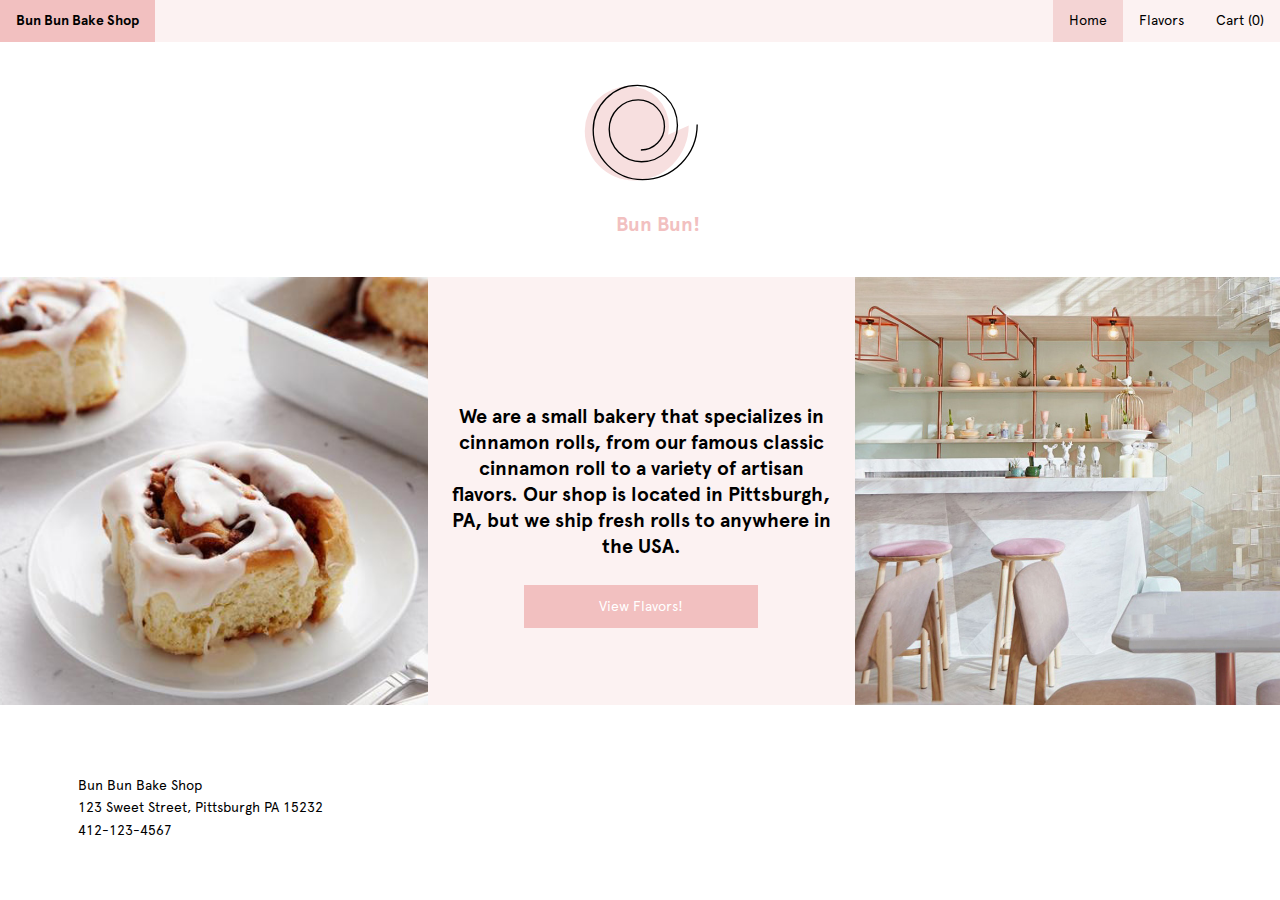
<file: index.html>
<!DOCTYPE html>
<html>
   
<!--    Below is the link to my stylesheet for this page-->
    <head>
        <link rel="stylesheet" href="style.css">
        <script src="https://ajax.googleapis.com/ajax/libs/jquery/3.2.1/jquery.min.js"></script>
<script src="main.js" type="text/javascript"></script>
    </head>
    <body>
<!--        Below is the top bar navigation for my site-->
        <nav>
            <ul>
              <li><a href="cart.html">Cart (0)</a></li>
              <li><a href="browsing.html">Flavors</a></li>
              <li><a href="index.html" class="active">Home</a></li>
              <li class="logo"><a href="index.html">Bun Bun Bake Shop</a></li>
            </ul>
        </nav>
<!--        Below is the logo that is seen in the middle of the page (the bun)-->
        <div class="biglogo">
            <img src="images/logo-01.svg">
            <h1 id="title">Bun Bun!</h1>
        </div>
<!--Below I define a class called grid that I make a 3 column grid within-->
        <div class="grid">
<!--           This is the first cell of my grid which hosts a picture of a bun-->
            <div class="subgrid">
                <img src="images/2.jpg">
            </div>
<!--            This is the second "cell" of my grid, and it has the welcome text as well as a button that leads to the flavors page-->
            <div class="subgrid" id="pinkbackground">
                   <p>We are a small bakery that specializes in cinnamon rolls, from our famous classic cinnamon roll to a variety of artisan flavors. Our shop is located in Pittsburgh, PA, but we ship fresh rolls to anywhere in the USA.</p>
<!--            This is the button to get to the flavors page-->
                   <a href="browsing.html"><button>View Flavors!</button></a>
            </div>
<!--            This is the third "cell" of my grid and like the first, it has an image about my shpo-->
            <div class="subgrid">
                <img src="images/3.jpg">
            </div>
        </div>
<!--        Lastly, this is the footer of my page where the user can find contact information about the shop-->
        <footer>
                <p>
                Bun Bun Bake Shop<br>
                123 Sweet Street, Pittsburgh PA 15232<br>
                412-123-4567
                </p>
        </footer>
    </body>
</html>
</file>
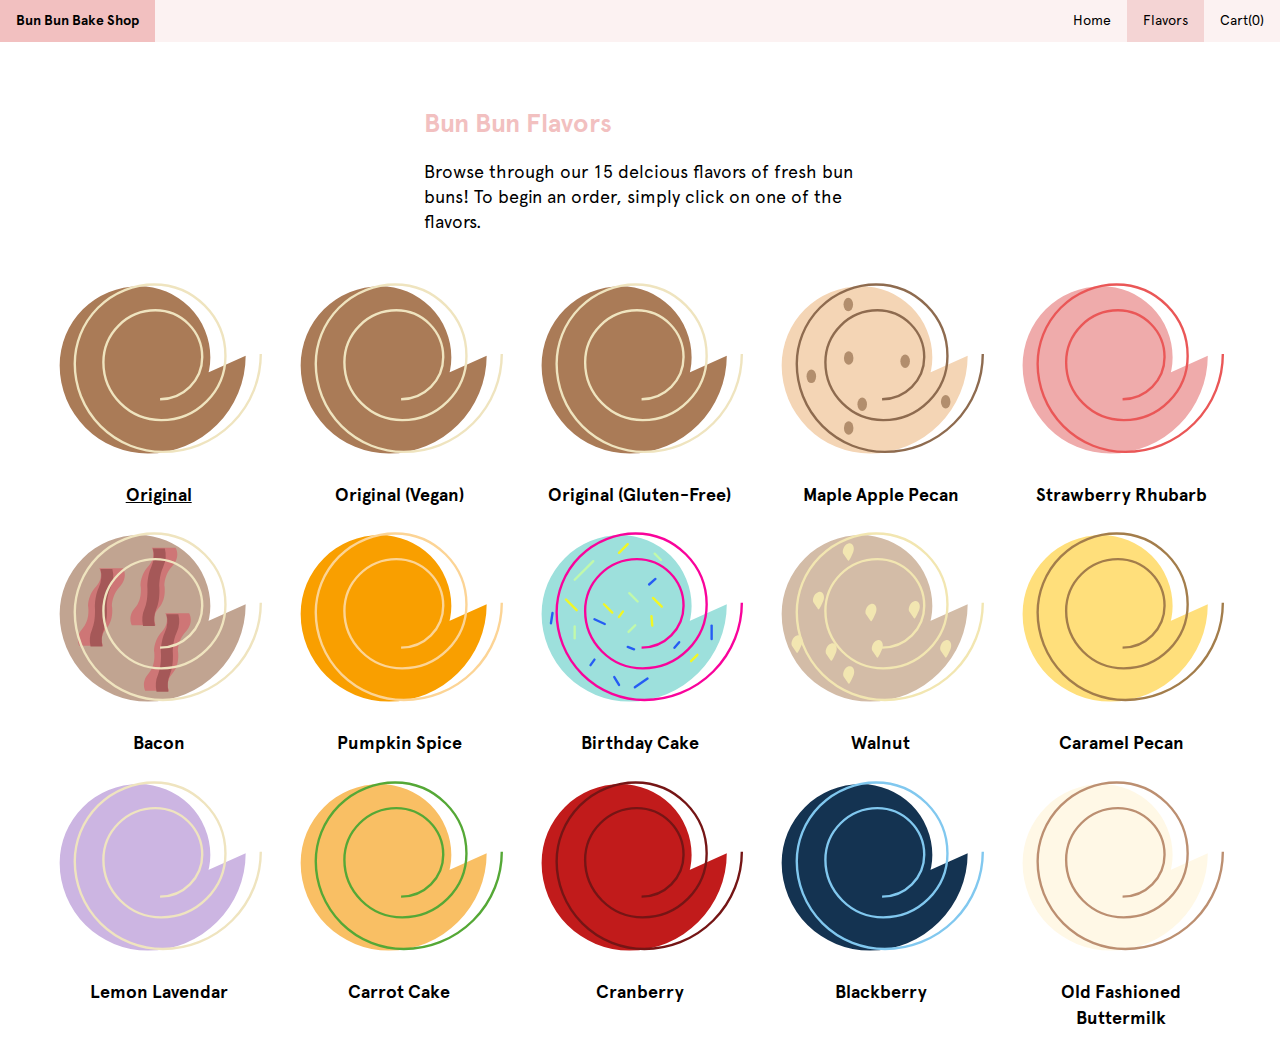
<file: browsing.html>
<!DOCTYPE html>
<html>
<!--    placing the link to the stylesheet and javascript in the head-->
    <head>
        <link rel="stylesheet" href="style.css">
        <script src="https://ajax.googleapis.com/ajax/libs/jquery/3.2.1/jquery.min.js"></script>
        <script src="flavors.js" type="text/javascript"></script>
    </head>
    <body>
<!--setting up navigation for the page-->
        <nav>
            <ul>
              <li><a href="cart.html" id="cartTotal">Cart (0)</a></li>
              <li><a href="browsing.html" class="active">Flavors</a></li>
              <li><a href="index.html">Home</a></li>
              <li class="logo"><a href="index.html">Bun Bun Bake Shop</a></li>
            </ul>
        </nav>
<!--adding a title and small description about the flavors and how to order-->
        <div class="flavorsinfo">
            <h1>Bun Bun Flavors</h1>
            <p>Browse through our 15 delcious flavors of fresh bun buns! To begin an order, simply click on one of the flavors.</p>
        </div>
<!--setting up a grid called browsing that will hold all 15 flavors, 5 per row unless the page is made smaller-->
        <div class="browsing">
            <div class="gallery">
                    <div class="items">
<!--adding the image that represents the bun (an illustration)-->
                          <img src="images/original.svg">
<!--adding the caption as well as a link to the page when applicable-->
                        <div class="caption"><a href="original.html">Original</a></div>
                    </div>
            </div>
            <div class="gallery">
                    <div class="items">
                          <img src="images/original.svg">
                        <div class="caption">Original (Vegan)</div>
                    </div>
            </div>
            <div class="gallery">
                    <div class="items">
                          <img src="images/original.svg">
                        <div class="caption">Original (Gluten-Free)</div>
                    </div>
            </div>
            <div class="gallery">
                    <div class="items">
                          <img src="images/maple.svg">
                        <div class="caption">Maple Apple Pecan</div>
                    </div>
            </div>
            <div class="gallery">
                    <div class="items">
                          <img src="images/strawberry.svg">
                        <div class="caption">Strawberry Rhubarb</div>
                    </div>
            </div>
            <div class="gallery">
                    <div class="items">
                          <img src="images/bacon.svg">
                        <div class="caption">Bacon</div>
                    </div>
            </div>
            <div class="gallery">
                    <div class="items">
                          <img src="images/pumpkin.svg">
                        <div class="caption">Pumpkin Spice</div>
                    </div>
            </div>
            <div class="gallery">
                    <div class="items">
                          <img src="images/birthday.svg">
                        <div class="caption">Birthday Cake</div>
                    </div>
            </div>
            <div class="gallery">
                    <div class="items">
                          <img src="images/walnut.svg">
                        <div class="caption">Walnut</div>
                    </div>
            </div>
            <div class="gallery">
                    <div class="items">
                          <img src="images/caramel.svg">
                        <div class="caption">Caramel Pecan</div>
                    </div>
            </div>
            <div class="gallery">
                    <div class="items">
                          <img src="images/lemon.svg">
                        <div class="caption">Lemon Lavendar</div>
                    </div>
            </div>
            <div class="gallery">
                    <div class="items">
                          <img src="images/carrot.svg">
                        <div class="caption">Carrot Cake</div>
                    </div>
            </div>
            <div class="gallery">
                    <div class="items">
                          <img src="images/cran.svg">
                        <div class="caption">Cranberry</div>
                    </div>
            </div>
            <div class="gallery">
                    <div class="items">
                          <img src="images/black.svg">
                        <div class="caption">Blackberry</div>
                    </div>
            </div>
            <div class="gallery">
                    <div class="items">
                          <img src="images/old.svg">
                        <div class="caption">Old Fashioned Buttermilk</div>
                    </div>
            </div> 
        </div> 
    </body>
</html>
</file>
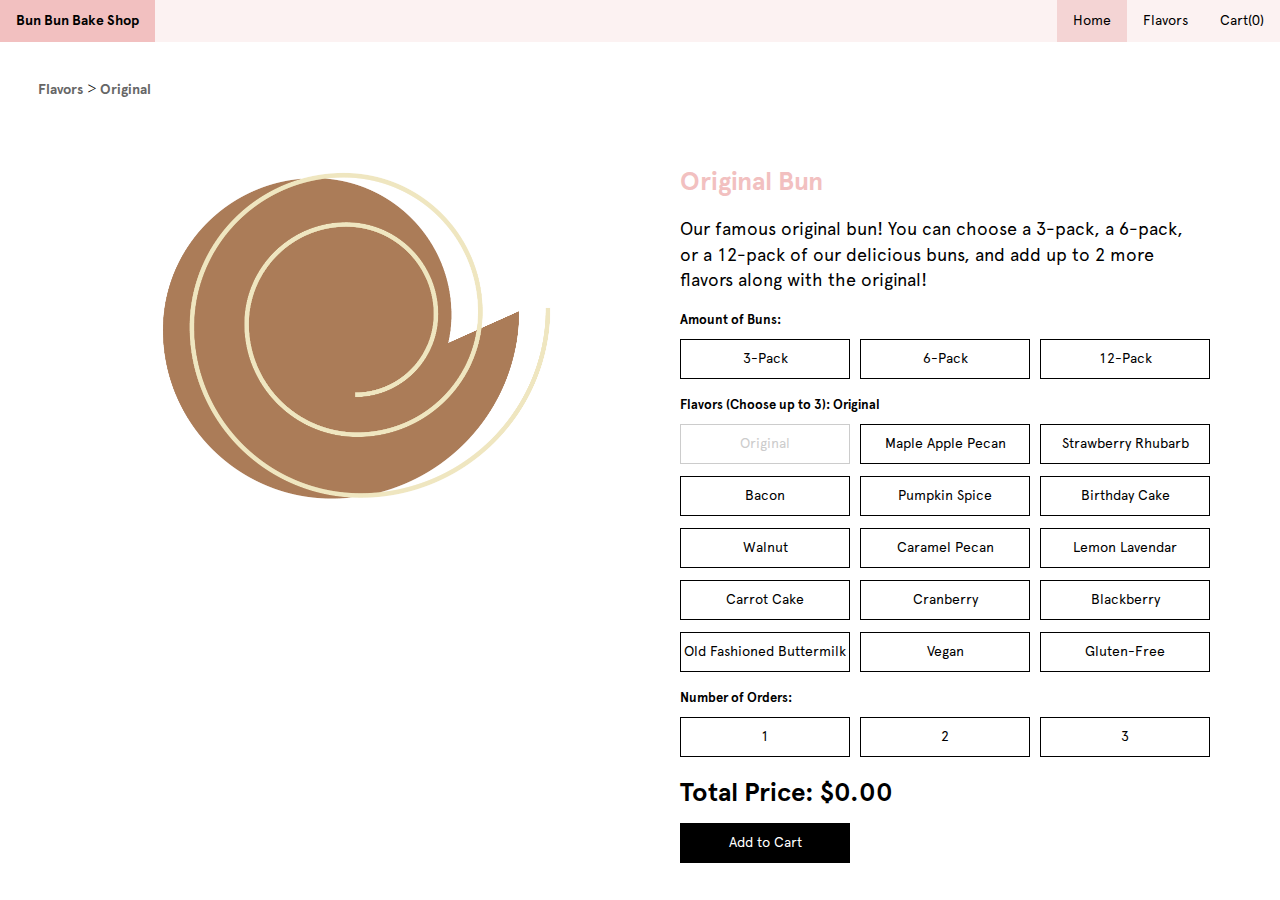
<file: original.html>
<!DOCTYPE html>
<html>
<!--placing the javascript links as well as the css link in the head-->
    <head>
        <script src="https://ajax.googleapis.com/ajax/libs/jquery/3.2.1/jquery.min.js"></script>
        <script src="main.js" type="text/javascript" defer></script>
        <link rel="stylesheet" href="style.css">
    </head>
    <body>
<!--creating the top bar navigation-->
        <nav>
            <ul>
              <li><a href="" id="cartAmount" class="navDesign">Cart (0)</a></li>
              <li><a href="browsing.html">Flavors</a></li>
              <li><a href="index.html" class="active">Home</a></li>
              <li class="logo"><a href="index.html">Bun Bun Bake Shop</a></li>
            </ul>
        </nav>
<!--creating breadcrumbs so the user knows where they are on the website-->
        <div class="breadcrumbs">
            <a href="browsing.html">Flavors</a> > <a href="original.html">Original</a>
        </div>
        <div class="productDetails">
            <div class="productDetailsInfo">
<!--here is where I am putting the picture of how many buns they have-->
                <img id="originalbun" src="images/org1.png">
            </div>
<!--below are details about the product, which will update based on what the user selects-->
            <div class="productDetailsInfo">
                <h1>Original Bun</h1>
                <ol class="detailOfProduct">
                <p>
                Our famous original bun! You can choose a 3-pack, a 6-pack, or a 12-pack of our delicious buns, and add up to 2 more flavors along with the original!</p></ol>
<!--here is where I set up the 3 buttons to choose how many buns the user wants-->
                <h4 id="orderdetails" class="productCaption">Amount of Buns:</h4>
                <div class="amountbuttons">
                    <button id="var-packs0" class="unselectedbuttons"></button>
                    <button id="var-packs1" class="unselectedbuttons"></button>
                    <button id="var-packs2" class="unselectedbuttons"></button>
                </div>
<!--here is where the user can choose up to 3 flavors to be in the pack-->
                <h4 id="flavorchoice" class="productCaption">Flavors (Choose up to 3): Original</h4>
                <div class="amountbuttons">
                    <button id="var-flavors0" class="selectedbuttons"></button>
                    <button id="var-flavors1" class="unselectedbuttons"></button>
                    <button id="var-flavors2" class="unselectedbuttons"></button>
                    <button id="var-flavors3" class="unselectedbuttons"></button>
                    <button id="var-flavors4" class="unselectedbuttons"></button>
                    <button id="var-flavors5" class="unselectedbuttons"></button>
                    <button id="var-flavors6" class="unselectedbuttons"></button>
                    <button id="var-flavors7" class="unselectedbuttons"></button>
                    <button id="var-flavors8" class="unselectedbuttons"></button>
                    <button id="var-flavors9" class="unselectedbuttons"></button>
                    <button id="var-flavors10" class="unselectedbuttons"></button>
                    <button id="var-flavors11" class="unselectedbuttons"></button>
                    <button id="var-flavors12" class="unselectedbuttons"></button>
                    <button id="var-flavors13" class="unselectedbuttons"></button>
                    <button id="var-flavors14" class="unselectedbuttons"></button>
                </div>
<!--here the user can increase how many of this order they want-->
                <h4 id="numoforders" class="productCaption">Number of Orders:</h4>
                <div class="amountbuttons">
                    <button id="var-num0" class="unselectedbuttons"></button>
                    <button id="var-num1" class="unselectedbuttons"></button>
                    <button id="var-num2" class="unselectedbuttons"></button>
                </div>
<!--the price updates based on how many buns the user clicked to order-->
                <h2 id="price">Total Price: $0.00</h2>
                <div class="amountbuttons">
                    <button id="checkout" class="unselectedbuttons">Add to Cart</button>
                </div>
            </div>
        </div>
    </body>
</html>
</file>
<file: style.css>
@font-face {
    font-family: ApercuRegular;
    src: url("fonts/ApercuPro-Regular.otf");
}

@font-face {
    font-family: ApercuBold;
    src: url("fonts/ApercuPro-Bold.otf");
}

@font-face {
    font-family: ApercuRegItalic;
    src: url("fonts/ApercuPro-RegularItalic.otf");
}

body {
    margin: 0;
    padding: 0;
    display: block;
    
}

/*getting rid of exisiting css around links*/
a {
    text-decoration: none;
}


/*all code below regards to my top navigation bar*/
ul {
    list-style-type: none;
    margin: 0;
    padding: 0;
    overflow: hidden;
    background-color: rgba(252,242,242,1);
}

li {
    float: right;
}

li img {
    width: 5%;
    height: auto;
}

li a, navDesign {
    display: block;
    color: #000;
    text-align: center;
    padding: 14px 16px;
    text-decoration: none;
    font-family: ApercuRegular;
    font-size: 14px;
}

/*setting up the logo in the navigation bar*/

.logo{
    float: left; 
}

.logo a{
    float: left;
    font-family: ApercuBold;
    font-size: 14px;
    background-color: #f2c0c0;
    
}

/*setting up the active links in the navigation*/

li a:hover:not(.active) {
    background-color: #f2c0c0;
}

ol {
    text-decoration: none;
    margin: 0;
    padding: 0;
}

.active {
    background-color: #f4d4d4;;
}

/*defining text styles I use throughout the website*/

h1{
    font-family: ApercuBold;
    line-height: 1.4em;
    padding-top: 1em;
    padding-left: 40px;
    margin: 0;
    font-size: 26px;
    text-decoration: none;
    color: #f2c0c0; 
}

 h2{
    font-family: ApercuBold;
    line-height: 1.4em;
    padding-top: 1em;
    padding-left: 40px;
    margin: 0;
    font-size: 20px;
    text-decoration: none;
    color: #000; 
}

p {
    font-family: ApercuRegular;
    line-height: 1.4em;
    padding-left: 40px;
    padding-right: 40px;
    padding-bottom: 0;
    margin-bottom: 0;
    font-size: 18px;
    text-decoration: none;
    color: #000; 
}

/*below is for the title that goes under my logo on the home page*/

#title{
    font-family: ApercuBold;
    line-height: 1.4em;
    margin: 0;
    font-size: 20px;
    text-decoration: none;
    color: #f2c0c0; 
}

/*setting up the large logo in the middle of the home page*/

.biglogo {
    display: block;
    margin: 0 auto;  
    width: 10%;
    margin-top: 3%;
}

.biglogo img {
    align-content: center;
    height: auto;
}

/*creating the grid seen on the home page of two images and the text and button that leads to the flavors page*/

.grid {
    padding-top: 3%;
    display: grid;
    grid-template-columns: 33.4% 33.4% 33.4%;
    grid-gap: 0px;
    border: none;   
}

.subgrid p {
    color: #000;
    text-align: center;
    padding: 25% 16px 20px 16px;
    text-decoration: none;
    font-family: ApercuBold;
    font-size: 20px;
    line-height: 1.3em;
    
}

#pinkbackground {
    background-color: rgba(252,242,242,1);
    height: 99.2%;
}

.subgrid img{
    width: 100%;
}

/*setting up buttons that are seen on several pages*/

button {
    text-align: center;
    font-family: ApercuRegular;
    font-size: 14px;
    color: #fff;
    background-color: #f2c0c0;
    border: none;
    padding : 15px 75px 14px 75px;
    margin  : 5px auto;
    text-decoration: none;
    display : block;
}

button:hover {
    background-color: #000;
    
}

/*setting up buttons for ordering on product pages and the remove button on the cart page*/

.amountbuttons {
    padding-left: 40px;
    padding-bottom: 0;
    margin: 0;
}

.amountbuttons button:hover{
    background-color: #f2c0c0;
}

.removebuttons{
    color: #000;
/*    height: 60px;*/
    display: inline-block;
    background-color: #fff;
    border: 1px solid #000;
    width: 170px;
    margin-top: -5px;
    padding: 12px 0 12px 0;
}

.unselectedbuttons{
    color: #000;
/*    height: 60px;*/
    display: inline-block;
    background-color: #fff;
    border: 1px solid #000;
    margin: 12px 6px 0 0;
    width: 170px;
    padding: 12px 0 12px 0;
}

.selectedbuttons{
    color: #ccc;
/*    height: 60px;*/
    display: inline-block;
    background-color: #fff;
    border: 1px solid #ccc;
    margin: 12px 6px 0 0;
    width: 170px;
    padding: 12px 0 12px 0;
}

.error {
    font-family: ApercuBold;
    line-height: 1.0em;
    padding-left: 40px;
    margin: 0;
    font-size: 13px;
    text-decoration: none;
    color: #ff0000; 
    padding-top: 20px;
}


/*creating the checkout button on products pages*/


#checkout {
    background-color: #000; 
    color: #fff;
}

#checkout:hover{
    background-color: #555;
    color: #fff;
}

/*styling the text on top of the browsing flavors page*/

.flavorsinfo{
    padding-top: 3%;
    padding-left: 30%;
    padding-right: 30%;
}

.browsing {
    margin: 3%;
    height: auto;
}

/*styling the grid of flavors as well as their names on the browsing page*/

.items img {
    width: 100%;
    height: auto;
}

.caption{
    padding: 15px;
    text-align: center;
    font-family: ApercuBold;
    line-height: 1.4em;
    font-size: 18px;
    text-decoration: none;
    color: #000; 
}

.caption a {
    padding: 15px;
    text-align: center;
    font-family: ApercuBold;
    line-height: 1.4em;
    font-size: 18px;
    text-decoration: underline;
    color: #000;
}


.caption:hover, .caption a:hover{
    color: #f2c0c0;
}

.gallery {
    padding: 0 6px;
    float: left;
    width: 18.99999%;
}


/*setting up the text for the products that will go alongside the image of the product*/

.productDetails {
    display: block;
    margin: 3%;
}

.productDetailsInfo {
    float: left;
    width: 50%;
}

.productDetailsInfo h2{
    font-family: ApercuBold;
    padding-top: 20px;
    line-height: 1.3em;
    padding-left: 40px;
    margin: 0;
    font-size: 26px;
    text-decoration: none;
    color: #000000;
}

.productDetailsInfo h3{
    font-family: ApercuRegItalic;
    line-height: 1.0em;
    padding-left: 40px;
    margin: 0;
    font-size: 13px;
    text-decoration: none;
    color: #000; 
}

.productCaption{
    font-family: ApercuBold;
    line-height: 1.0em;
    padding-left: 40px;
    margin: 0;
    font-size: 13px;
    text-decoration: none;
    color: #000; 
    padding-top: 20px;
}

.productDetailsInfo h5{
    font-family: ApercuRegular;
    line-height: 1.0em;
/*    padding-left: 40px;*/
    margin: 0;
    font-size: 16px;
    text-decoration: none;
    color: #000; 
    padding-top: 2px;
}

/*setting up the image that shows the product and that will change as the user selects different combinations of order buttons*/

.productDetailsInfo img{
    width: 100%;
}

/*creating breadcrumbs for the product pages so the user can easily go back if they are confused*/

.breadcrumbs {
    margin: 3%;
}

.breadcrumbs a{
    font-family: ApercuBold;
    padding-top: 20px;
    line-height: 1.3em;
    margin: 0;
    font-size: 14px;
    text-decoration: none;
    color: #666;
}

/*styling shoppingcart and wishlist divs*/

.shoppingCart {
    margin:3% 9% 1% 9%;
    position: relative;
    float: left;
    border: 1px solid #000;
    background-color: rgba(252,242,242,1);
}

/*styling the footer of the index page*/

.checkoutImage {
    margin: 3%;
    width: 50%;
    height: auto;
    float: left;
    border: 1px solid #000;
}

/*styling the shopping cart on the cart page*/

.cartinfo{
    padding-left: 40%;
    padding-right: 40%;
}

.shoppingCart h2{
    font-family: ApercuBold;
    line-height: 1.4em;
    padding-top: .5em;
    padding-bottom: .5em;
    padding-left: 40px;
    margin: 0;
    font-size: 30px;
    text-decoration: none;
    color: #000; 
    border-bottom: 1px solid #000;
}

.shoppingCart ol{
    margin: 3%;
    margin-left: 40%;
    list-style-type:none
}


.shoppingCart li{
    font-family: ApercuRegular;
    line-height: 1.0em;
    padding-bottom: 1em;
    font-size: 16px;
    text-decoration: none;
    color: #000; 
    padding-top: 1.5px;
    float: none;
}

#currentPack, #currentFlavors, #currentAmount {
    font-family: ApercuBold;
    line-height: 1.0em;
    padding-bottom: 1em;
    font-size: 20px;
    text-decoration: none;
    color: #000; 
    padding-top: 2px;
    float: none; 
}

#currentPrice{
    font-family: ApercuBold;
    line-height: 1.0em;
    font-size: 30px;
    text-decoration: none;
    color: #000; 
    padding-top: .6em;
    float: none;
}
/*footer styling below*/

footer {
    display: inline-block;
    width: 40%
    float: left;
    position: relative;
    margin: 3%;
}

footer p{
    display: block;
    font-family: ApercuRegular;
    line-height: 1.6em;
    padding-top: 1em;
    font-size: 14px;
    text-decoration: none;
    color: #000000;  
    position: relative;
}
</file>
